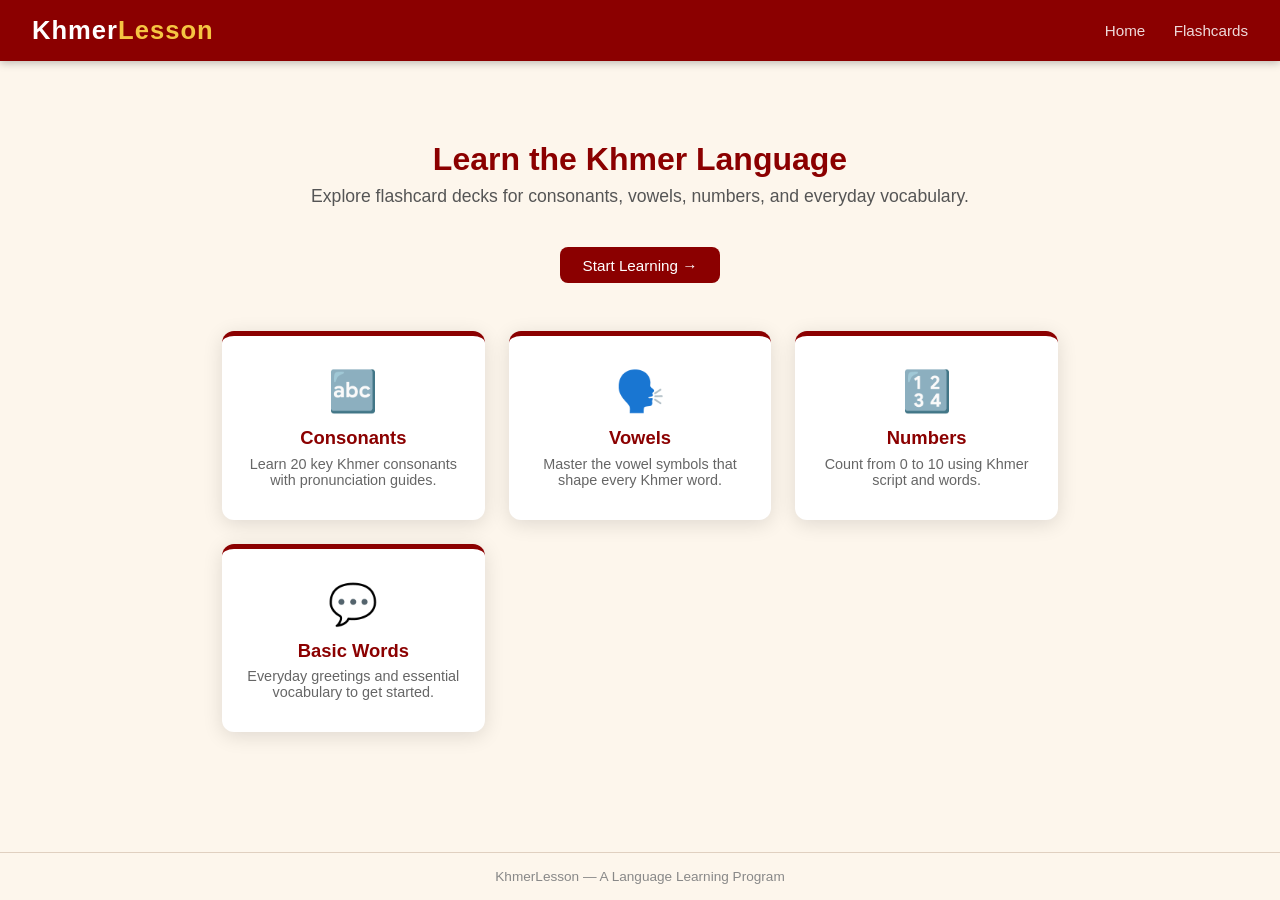
<file: index.html>
<!DOCTYPE html>
<html lang="en">
<head>
  <meta charset="UTF-8" />
  <meta name="viewport" content="width=device-width, initial-scale=1.0" />
  <title>KhmerLesson – Learn Khmer</title>
  <link rel="stylesheet" href="styles.css" />
</head>
<body>

  <header>
    <h1>Khmer<span>Lesson</span></h1>
    <nav>
      <a href="index.html">Home</a>
      <a href="flashcards.html">Flashcards</a>
    </nav>
  </header>

  <main>
    <section class="hero">
      <h2>Learn the Khmer Language</h2>
      <p>Explore flashcard decks for consonants, vowels, numbers, and everyday vocabulary.</p>
      <a href="flashcards.html" class="btn btn-primary" style="display:inline-block;text-decoration:none;margin-top:0.5rem;">
        Start Learning →
      </a>
    </section>

    <div class="categories">

      <a href="flashcards.html?deck=consonants" class="category-card">
        <div class="icon">🔤</div>
        <h3>Consonants</h3>
        <p>Learn 20 key Khmer consonants with pronunciation guides.</p>
      </a>

      <a href="flashcards.html?deck=vowels" class="category-card">
        <div class="icon">🗣️</div>
        <h3>Vowels</h3>
        <p>Master the vowel symbols that shape every Khmer word.</p>
      </a>

      <a href="flashcards.html?deck=numbers" class="category-card">
        <div class="icon">🔢</div>
        <h3>Numbers</h3>
        <p>Count from 0 to 10 using Khmer script and words.</p>
      </a>

      <a href="flashcards.html?deck=vocabulary" class="category-card">
        <div class="icon">💬</div>
        <h3>Basic Words</h3>
        <p>Everyday greetings and essential vocabulary to get started.</p>
      </a>

    </div>
  </main>

  <footer>
    <p>KhmerLesson &mdash; A Language Learning Program</p>
  </footer>

</body>
</html>
</file>
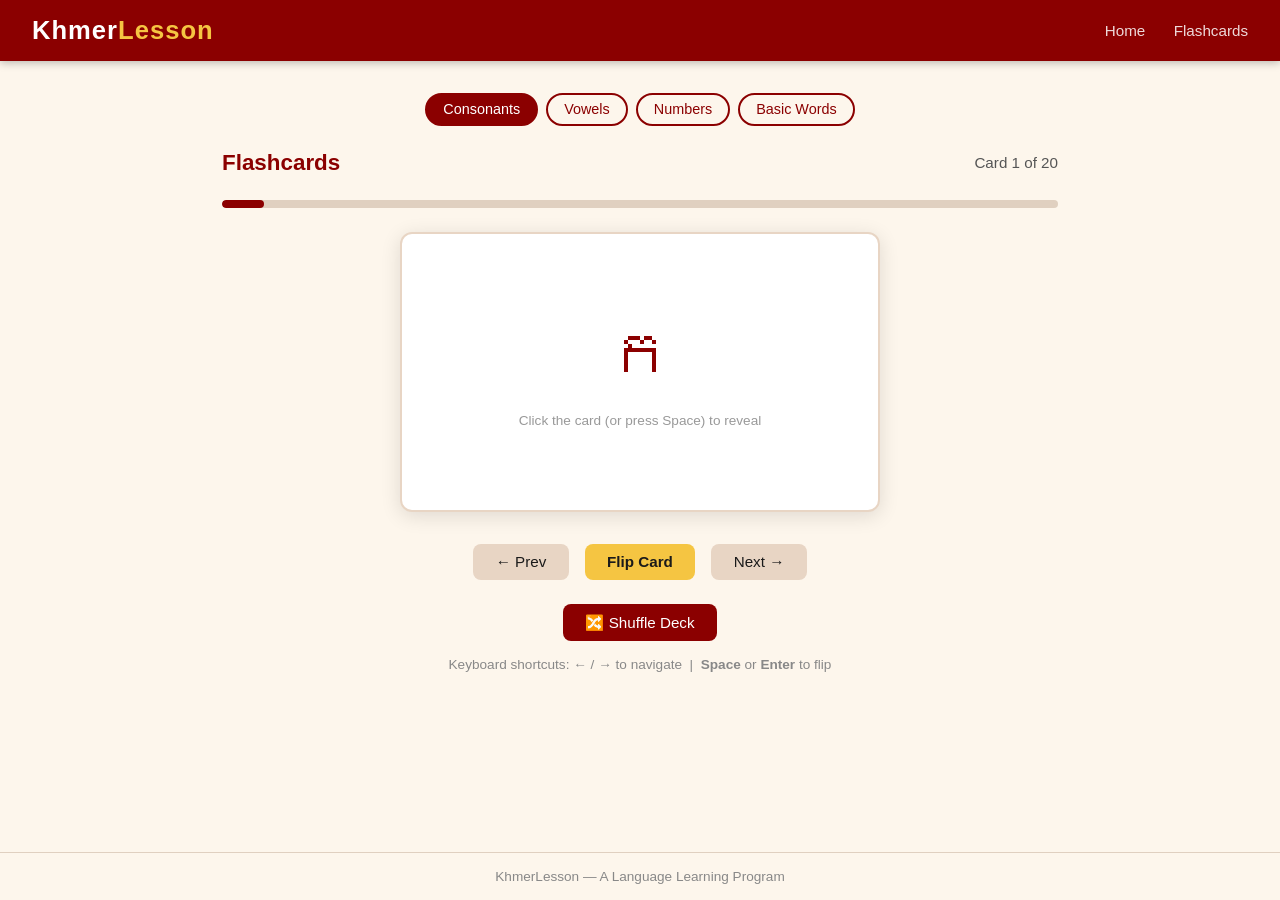
<file: flashcards.html>
<!DOCTYPE html>
<html lang="en">
<head>
  <meta charset="UTF-8" />
  <meta name="viewport" content="width=device-width, initial-scale=1.0" />
  <title>Flashcards – KhmerLesson</title>
  <link rel="stylesheet" href="styles.css" />
</head>
<body>

  <header>
    <h1>Khmer<span>Lesson</span></h1>
    <nav>
      <a href="index.html">Home</a>
      <a href="flashcards.html">Flashcards</a>
    </nav>
  </header>

  <main>

    <!-- Deck selector -->
    <div class="category-selector">
      <button class="cat-btn active" data-deck="consonants">Consonants</button>
      <button class="cat-btn" data-deck="vowels">Vowels</button>
      <button class="cat-btn" data-deck="numbers">Numbers</button>
      <button class="cat-btn" data-deck="vocabulary">Basic Words</button>
    </div>

    <!-- Progress -->
    <div class="flashcard-header">
      <h2 id="deck-label">Flashcards</h2>
      <span class="progress-text" id="progress-text">Card 1 of 20</span>
    </div>

    <div class="progress-bar-wrap">
      <div class="progress-bar" id="progress-bar" style="width: 5%;"></div>
    </div>

    <!-- Flashcard -->
    <div class="scene" role="button" aria-label="Flashcard – click to flip" tabindex="0">
      <div class="card" id="flashcard">

        <!-- Front -->
        <div class="card-face card-front">
          <div class="khmer" id="khmer-text">ក</div>
          <p class="hint">Click the card (or press Space) to reveal</p>
        </div>

        <!-- Back -->
        <div class="card-face card-back">
          <div class="transliteration" id="translit-text">ka</div>
          <div class="meaning" id="meaning-text">k sound (like 'k' in 'king')</div>
          <div class="example" id="example-text">ក – first Khmer consonant</div>
        </div>

      </div>
    </div>

    <!-- Controls -->
    <div class="controls">
      <button class="btn btn-secondary" id="prev-btn" disabled>← Prev</button>
      <button class="btn btn-accent"    id="flip-btn">Flip Card</button>
      <button class="btn btn-secondary" id="next-btn">Next →</button>
    </div>

    <div style="text-align:center;">
      <button class="btn btn-primary" id="shuffle-btn">🔀 Shuffle Deck</button>
    </div>

    <p style="text-align:center; margin-top:1rem; font-size:0.85rem; color:#888;">
      Keyboard shortcuts: <strong>←</strong> / <strong>→</strong> to navigate &nbsp;|&nbsp; <strong>Space</strong> or <strong>Enter</strong> to flip
    </p>

  </main>

  <footer>
    <p>KhmerLesson &mdash; A Language Learning Program</p>
  </footer>

  <script src="script.js"></script>
  <script>
    // Read ?deck=… from URL and switch to that deck on page load
    (function () {
      const params = new URLSearchParams(window.location.search);
      const deck   = params.get("deck");
      if (deck && typeof VALID_DECKS !== "undefined" && VALID_DECKS.has(deck)) {
        switchDeck(deck);
      }
    })();
  </script>
</body>
</html>
</file>
<file: styles.css>
/* ============================================================
   KhmerLesson – Global Styles
   ============================================================ */

*, *::before, *::after {
  box-sizing: border-box;
  margin: 0;
  padding: 0;
}

:root {
  --primary:    #8b0000;   /* deep red – inspired by Cambodian flag */
  --accent:     #f5c542;   /* gold */
  --bg:         #fdf6ec;
  --card-front: #ffffff;
  --card-back:  #8b0000;
  --text-dark:  #1a1a1a;
  --text-light: #ffffff;
  --radius:     12px;
  --shadow:     0 4px 20px rgba(0, 0, 0, 0.12);
}

body {
  font-family: 'Segoe UI', Arial, sans-serif;
  background: var(--bg);
  color: var(--text-dark);
  min-height: 100vh;
  display: flex;
  flex-direction: column;
}

/* ── Header ── */
header {
  background: var(--primary);
  color: var(--text-light);
  padding: 1rem 2rem;
  display: flex;
  align-items: center;
  justify-content: space-between;
  box-shadow: 0 2px 8px rgba(0,0,0,0.25);
}

header h1 {
  font-size: 1.6rem;
  letter-spacing: 1px;
}

header h1 span {
  color: var(--accent);
}

nav a {
  color: var(--text-light);
  text-decoration: none;
  margin-left: 1.5rem;
  font-size: 0.95rem;
  opacity: 0.85;
  transition: opacity 0.2s;
}

nav a:hover {
  opacity: 1;
  text-decoration: underline;
}

/* ── Main ── */
main {
  flex: 1;
  padding: 2rem;
  max-width: 900px;
  margin: 0 auto;
  width: 100%;
}

/* ── Hero (index page) ── */
.hero {
  text-align: center;
  padding: 3rem 1rem 2rem;
}

.hero h2 {
  font-size: 2rem;
  color: var(--primary);
  margin-bottom: 0.5rem;
}

.hero p {
  font-size: 1.1rem;
  color: #555;
  margin-bottom: 2rem;
}

/* ── Category cards (index page) ── */
.categories {
  display: grid;
  grid-template-columns: repeat(auto-fit, minmax(220px, 1fr));
  gap: 1.5rem;
  margin-top: 1rem;
}

.category-card {
  background: #fff;
  border-radius: var(--radius);
  box-shadow: var(--shadow);
  padding: 2rem 1.5rem;
  text-align: center;
  text-decoration: none;
  color: var(--text-dark);
  transition: transform 0.2s, box-shadow 0.2s;
  border-top: 5px solid var(--primary);
}

.category-card:hover {
  transform: translateY(-4px);
  box-shadow: 0 8px 28px rgba(0,0,0,0.18);
}

.category-card .icon {
  font-size: 2.5rem;
  margin-bottom: 0.75rem;
}

.category-card h3 {
  font-size: 1.15rem;
  color: var(--primary);
  margin-bottom: 0.4rem;
}

.category-card p {
  font-size: 0.9rem;
  color: #666;
}

/* ── Flashcard page ── */
.flashcard-header {
  display: flex;
  align-items: center;
  justify-content: space-between;
  margin-bottom: 1.5rem;
  flex-wrap: wrap;
  gap: 0.5rem;
}

.flashcard-header h2 {
  color: var(--primary);
  font-size: 1.4rem;
}

.progress-text {
  font-size: 0.95rem;
  color: #555;
}

/* Flashcard flip container */
.scene {
  width: 100%;
  max-width: 480px;
  height: 280px;
  margin: 0 auto 2rem;
  perspective: 1000px;
  cursor: pointer;
}

.card {
  width: 100%;
  height: 100%;
  position: relative;
  transform-style: preserve-3d;
  transition: transform 0.55s cubic-bezier(0.4, 0, 0.2, 1);
  border-radius: var(--radius);
}

.card.flipped {
  transform: rotateY(180deg);
}

.card-face {
  position: absolute;
  inset: 0;
  border-radius: var(--radius);
  display: flex;
  flex-direction: column;
  align-items: center;
  justify-content: center;
  padding: 1.5rem;
  backface-visibility: hidden;
  -webkit-backface-visibility: hidden;
  box-shadow: var(--shadow);
}

.card-front {
  background: var(--card-front);
  border: 2px solid #e8d5c4;
}

.card-back {
  background: var(--card-back);
  color: var(--text-light);
  transform: rotateY(180deg);
}

.card-front .khmer {
  font-size: 4rem;
  line-height: 1.2;
  margin-bottom: 0.5rem;
  color: var(--primary);
}

.card-front .hint {
  font-size: 0.85rem;
  color: #999;
  margin-top: 0.75rem;
}

.card-back .transliteration {
  font-size: 2rem;
  font-weight: 700;
  margin-bottom: 0.4rem;
  color: var(--accent);
}

.card-back .meaning {
  font-size: 1.1rem;
}

.card-back .example {
  font-size: 0.85rem;
  margin-top: 0.6rem;
  opacity: 0.8;
  font-style: italic;
}

/* Controls */
.controls {
  display: flex;
  align-items: center;
  justify-content: center;
  gap: 1rem;
  flex-wrap: wrap;
  margin-bottom: 1.5rem;
}

.btn {
  padding: 0.6rem 1.4rem;
  border: none;
  border-radius: 8px;
  font-size: 0.95rem;
  cursor: pointer;
  transition: background 0.2s, transform 0.1s;
}

.btn:active {
  transform: scale(0.97);
}

.btn-primary {
  background: var(--primary);
  color: var(--text-light);
}

.btn-primary:hover {
  background: #6a0000;
}

.btn-secondary {
  background: #e8d5c4;
  color: var(--text-dark);
}

.btn-secondary:hover {
  background: #d6c0ac;
}

.btn-accent {
  background: var(--accent);
  color: var(--text-dark);
  font-weight: 600;
}

.btn-accent:hover {
  background: #e0b030;
}

/* Category selector */
.category-selector {
  display: flex;
  gap: 0.5rem;
  flex-wrap: wrap;
  justify-content: center;
  margin-bottom: 1.5rem;
}

.category-selector button {
  padding: 0.4rem 1rem;
  border: 2px solid var(--primary);
  border-radius: 20px;
  background: transparent;
  color: var(--primary);
  cursor: pointer;
  font-size: 0.9rem;
  transition: all 0.2s;
}

.category-selector button.active,
.category-selector button:hover {
  background: var(--primary);
  color: #fff;
}

/* Progress bar */
.progress-bar-wrap {
  background: #e0d0c0;
  border-radius: 20px;
  height: 8px;
  overflow: hidden;
  margin-bottom: 1.5rem;
}

.progress-bar {
  height: 100%;
  background: var(--primary);
  border-radius: 20px;
  transition: width 0.35s ease;
}

/* ── Footer ── */
footer {
  text-align: center;
  padding: 1rem;
  font-size: 0.85rem;
  color: #888;
  border-top: 1px solid #e0d0c0;
}

/* ── Responsive ── */
@media (max-width: 768px) {
  main { padding: 1.25rem; }
  .hero h2 { font-size: 1.6rem; }
  .scene { max-width: 100%; height: 240px; }
  .controls { gap: 0.6rem; }
}

@media (max-width: 500px) {
  header h1 { font-size: 1.2rem; }
  .scene { height: 210px; }
  .card-front .khmer { font-size: 3rem; }
  .btn { padding: 0.5rem 1rem; font-size: 0.9rem; }
}
</file>
